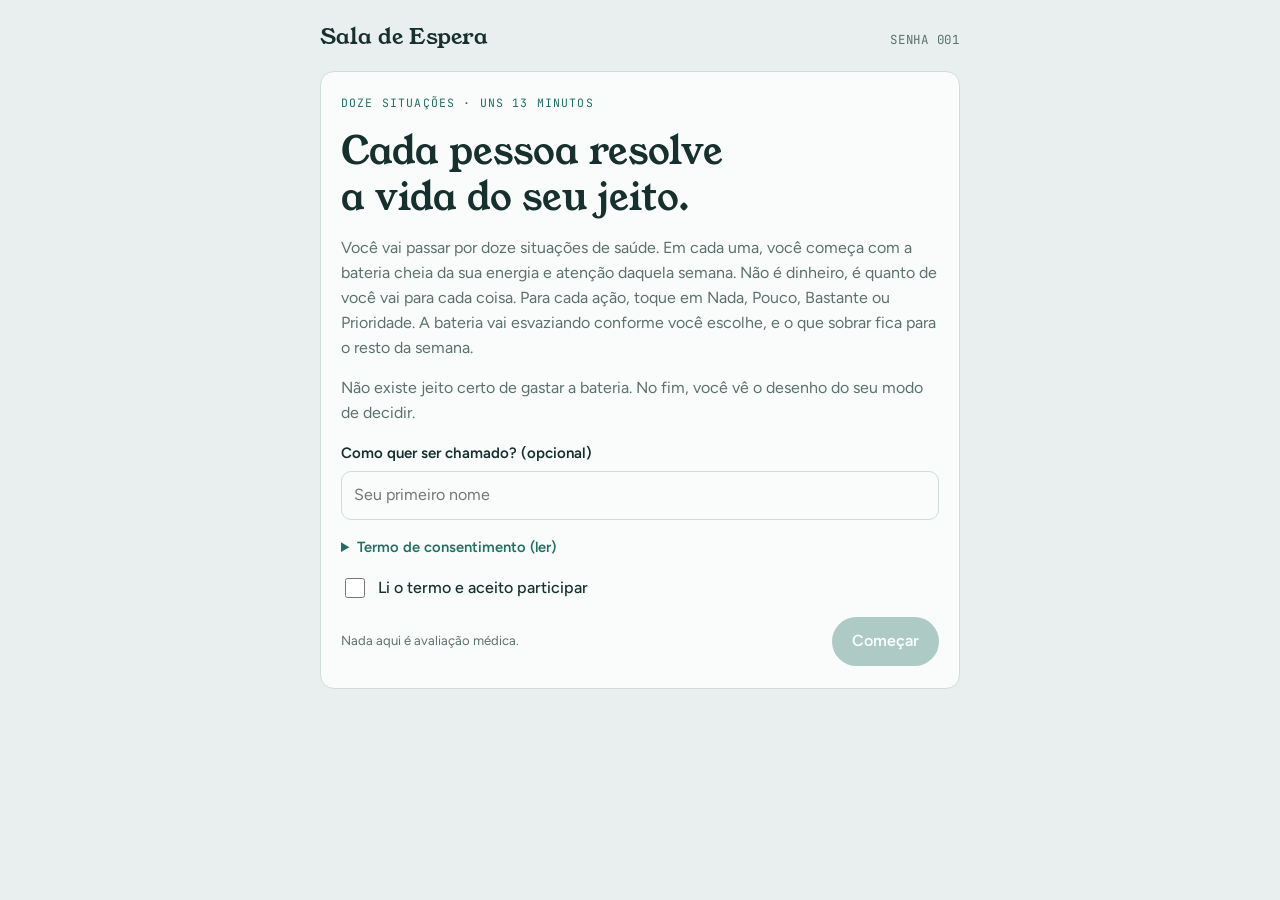
<file: index.html>
<!doctype html>
<html lang="pt-BR">
<head>
<meta charset="utf-8">
<meta name="viewport" content="width=device-width,initial-scale=1,viewport-fit=cover">
<title>Sala de Espera</title>
<meta name="description" content="Doze situações de saúde para entender como cada pessoa decide.">
<meta property="og:title" content="Sala de Espera">
<meta property="og:description" content="Doze situações de saúde. Não existe resposta certa. Veja o desenho do seu jeito de decidir.">
<link rel="preconnect" href="https://fonts.googleapis.com">
<link rel="stylesheet" href="https://fonts.googleapis.com/css2?family=Young+Serif&family=Figtree:wght@400;500;600;700&family=JetBrains+Mono:wght@500&display=swap">
<link rel="stylesheet" href="style.css">
<style>html{padding-top:env(safe-area-inset-top,0px);padding-bottom:env(safe-area-inset-bottom,0px)}body{margin:0}</style>
</head>
<body>
<div class="wrap">
  <header><span class="brand">Sala de Espera</span><span class="senha" id="senha">Senha 001</span></header>
  <main id="app"><section class="card"><p class="lede">Carregando…</p></section></main>
</div>
<script src="config.js"></script>
<script src="app.js"></script>
<script>
var S;
var TOTAL = CENAS.length + 3;
function pid() {
  var id = null;
  try { id = localStorage.getItem("mvnes_pid"); } catch (e) {}
  if (!id) { id = "p" + Date.now().toString(36) + Math.random().toString(36).slice(2, 8); try { localStorage.setItem("mvnes_pid", id); } catch (e) {} }
  return id;
}
function reset() { S = { nome: "", i: 0, ordem: shuffle(range(CENAS.length)), cenas: [], escala: {}, socio: {}, aloc: null, optOrd: null, t0: 0, inicio: new Date().toISOString() }; }
function prog(step) { return '<div class="progress" aria-label="Etapa ' + (step + 1) + ' de ' + TOTAL + '">' + range(TOTAL).map(function (k) { return '<span class="' + (k < step ? 'done' : k === step ? 'now' : '') + '"></span>'; }).join("") + '</div>'; }
function now() { return (window.performance && performance.now) ? performance.now() : Date.now(); }

function intro() {
  reset(); $("#senha").textContent = "Senha 001";
  $("#app").innerHTML = '<section class="card">' +
    '<span class="eyebrow">Doze situações · uns 13 minutos</span>' +
    '<h1>Cada pessoa resolve a vida do seu jeito.</h1>' +
    '<p class="lede">Você vai passar por doze situações de saúde. Em cada uma, você começa com a bateria cheia da sua energia e atenção daquela semana. Não é dinheiro, é quanto de você vai para cada coisa. Para cada ação, toque em Nada, Pouco, Bastante ou Prioridade. A bateria vai esvaziando conforme você escolhe, e o que sobrar fica para o resto da semana.</p>' +
    '<p class="lede">Não existe jeito certo de gastar a bateria. No fim, você vê o desenho do seu modo de decidir.</p>' +
    '<div class="field"><label for="nome">Como quer ser chamado? (opcional)</label><input type="text" id="nome" placeholder="Seu primeiro nome" autocomplete="given-name"></div>' +
    '<details class="tcle"><summary>Termo de consentimento (ler)</summary><p class="note">Esta é uma pesquisa de doutorado em Economia (PPGE/UFPA) sobre como as pessoas tomam decisões em situações de saúde. A participação é voluntária e leva cerca de 12 minutos. Não há respostas certas ou erradas, nem riscos além de um eventual desconforto ao imaginar situações de doença. Você pode parar a qualquer momento. As respostas são analisadas apenas de forma agregada, sem identificar ninguém, e o nome é opcional. Dúvidas: drclaudiocutrim@gmail.com.</p></details>' +
    '<label class="consent" for="ok"><input type="checkbox" id="ok"> Li o termo e aceito participar</label>' +
    '<div class="row"><span class="note">Nada aqui é avaliação médica.</span><button class="btn" id="go" disabled>Começar</button></div></section>';
  $("#ok").onchange = function (e) { $("#go").disabled = !e.target.checked; };
  $("#go").onclick = function () { S.nome = $("#nome").value.trim(); cena(); };
  toTop();
}

function cena() {
  var c = CENAS[S.ordem[S.i]];
  S.optOrd = shuffle(range(c.o.length)); S.aloc = c.o.map(function () { return 0; }); S.t0 = now();
  $("#senha").textContent = "Senha " + ("00" + (S.i + 1)).slice(-3);
  $("#app").innerHTML = '<section class="card">' + prog(S.i) +
    '<span class="eyebrow">Situação ' + (S.i + 1) + ' de ' + CENAS.length + '</span>' +
    '<h2>' + c.t + '</h2><p>' + c.ctx + '</p>' +
    (c.rupt ? '<div class="event"><b>De repente</b>' + c.rupt + '</div>' : '') +
    '<p class="ask">Quanto de você vai para cada coisa esta semana?</p>' +
    '<p class="hint">Não é dinheiro. É quanto da sua atenção e energia você dedicaria a isso.</p>' +
    '<div class="purse" aria-live="polite"><div class="battery" id="bat" aria-hidden="true"></div><span class="left" id="left"></span></div>' +
    '<p class="empty" id="empty" hidden>Sua energia acabou. Para dar mais a uma ação, diminua outra.</p>' +
    '<div class="opts">' + S.optOrd.map(function (k) {
      return '<div class="alloc" id="a' + k + '"><span class="txt">' + c.o[k][0] + '</span><div class="lv" role="group" aria-label="Quanto faria">' +
        NIVEIS.map(function (nm, n) { return '<button id="b' + k + '_' + n + '" aria-pressed="' + (n === 0) + '">' + nm + '</button>'; }).join("") + '</div></div>';
    }).join("") +
    '<div class="alloc keep"><span class="txt">Energia que sobra para o resto da semana (trabalho, família, descanso)</span><span class="step"><output id="keep">' + ORCAMENTO + '</output></span></div></div>' +
    '<div class="row"><span class="note">Pode deixar tudo em Nada, se for o caso.</span><button class="btn" id="nx">Continuar</button></div></section>';
  function draw() {
    var used = S.aloc.reduce(function (a, b) { return a + b; }, 0);
    var livre = ORCAMENTO - used;
    $("#bat").innerHTML = range(ORCAMENTO).map(function (k) { return '<span class="cell ' + (k < livre ? (livre <= 2 ? 'low' : '') : 'off') + '"></span>'; }).join("") ;
    $("#left").textContent = livre ? "Energia livre: " + Math.round(livre / ORCAMENTO * 100) + "%" : "Bateria vazia";
    $("#empty").hidden = livre > 0;
    $("#keep").textContent = ORCAMENTO - used;
    c.o.forEach(function (_, k) {
      var el = $("#a" + k); if (S.aloc[k] > 0) el.classList.add("on"); else el.classList.remove("on");
      NIVEIS.forEach(function (_, n) {
        var b = $("#b" + k + "_" + n);
        b.setAttribute("aria-pressed", S.aloc[k] === n);
        b.disabled = used - S.aloc[k] + n > ORCAMENTO;
      });
    });
  }
  c.o.forEach(function (_, k) {
    NIVEIS.forEach(function (_, n) { $("#b" + k + "_" + n).onclick = function () { S.aloc[k] = n; draw(); }; });
  });
  draw();
  $("#nx").onclick = function () {
    S.cenas.push({ id: c.id, dem: c.dem, pos: S.i + 1, aloc: S.aloc.slice(), ordem_opcoes: S.optOrd, vetores: vetoresDaCena(c, S.aloc),
      aplicadas: S.aloc.reduce(function (a, b) { return a + b; }, 0), tempo_ms: Math.round(now() - S.t0) });
    S.i++; if (S.i < CENAS.length) cena(); else escala();
  };
  toTop();
}

function escala() {
  $("#senha").textContent = "Quase lá";
  var ord = shuffle(range(ESCALA.length));
  $("#app").innerHTML = '<section class="card">' + prog(CENAS.length) +
    '<span class="eyebrow">Sobre você</span><h2>Quanto cada frase combina com você?</h2><p class="hint">1 é nada a ver comigo, 5 é exatamente eu.</p>' +
    '<div class="likert">' + ord.map(function (k) {
      return '<div class="item"><span>' + ESCALA[k][0] + '</span><div class="scale" role="group">' + [1, 2, 3, 4, 5].map(function (n) { return '<button data-k="' + k + '" data-n="' + n + '" aria-pressed="false">' + n + '</button>'; }).join("") + '</div></div>';
    }).join("") + '</div>' +
    '<div class="row"><span class="note" id="faltam">' + ESCALA.length + ' frases sem resposta</span><button class="btn" id="nx" disabled>Continuar</button></div></section>';
  Array.prototype.forEach.call(document.querySelectorAll(".scale button"), function (b) {
    b.onclick = function () {
      S.escala[+b.dataset.k] = +b.dataset.n;
      Array.prototype.forEach.call(b.parentNode.querySelectorAll("button"), function (x) { x.setAttribute("aria-pressed", x === b); });
      var f = ESCALA.length - Object.keys(S.escala).length;
      $("#faltam").textContent = f ? f + (f > 1 ? " frases sem resposta" : " frase sem resposta") : "Tudo respondido";
      $("#nx").disabled = f > 0;
    };
  });
  $("#nx").onclick = comport; toTop();
}

function comport() {
  S.comport = {};
  $("#app").innerHTML = '<section class="card">' + prog(CENAS.length + 1) +
    '<span class="eyebrow">Na vida real</span><h2>Nos últimos 12 meses, você…</h2><p class="hint">Pense no que de fato aconteceu, com você ou cuidando de alguém da família.</p>' +
    '<div class="likert">' + COMPORT.map(function (c, k) {
      return '<div class="item"><span>' + c[1] + '</span><div class="scale three" role="group">' + COMPORT_OPC.map(function (o, n) { return '<button data-k="' + k + '" data-n="' + n + '" aria-pressed="false">' + o[0] + '</button>'; }).join("") + '</div></div>';
    }).join("") + '</div>' +
    '<div class="row"><span class="note" id="faltam">' + COMPORT.length + ' perguntas sem resposta</span><button class="btn" id="nx" disabled>Continuar</button></div></section>';
  Array.prototype.forEach.call(document.querySelectorAll(".scale button"), function (b) {
    b.onclick = function () {
      var k = +b.dataset.k; S.comport[COMPORT[k][0]] = COMPORT_OPC[+b.dataset.n][1];
      Array.prototype.forEach.call(b.parentNode.querySelectorAll("button"), function (x) { x.setAttribute("aria-pressed", x === b); });
      var f = COMPORT.length - Object.keys(S.comport).length;
      $("#faltam").textContent = f ? f + (f > 1 ? " perguntas sem resposta" : " pergunta sem resposta") : "Tudo respondido";
      $("#nx").disabled = f > 0;
    };
  });
  $("#nx").onclick = socio; toTop();
}

function socio() {
  $("#app").innerHTML = '<section class="card">' + prog(CENAS.length + 2) +
    '<span class="eyebrow">Para a análise</span><h2>Só mais um pouco sobre você</h2><p class="hint">Serve para comparar pessoas em condições parecidas.</p>' +
    SOCIO.map(function (s) { return '<div class="field"><label for="s_' + s[0] + '">' + s[1] + '</label><select id="s_' + s[0] + '"><option value="">Escolha</option>' + s[2].map(function (o) { return '<option>' + o + '</option>'; }).join("") + '</select></div>'; }).join("") +
    '<div class="row"><span class="note">Onde faz sentido, há a opção de não dizer.</span><button class="btn" id="nx" disabled>Ver meu desenho</button></div></section>';
  function chk() { $("#nx").disabled = SOCIO.some(function (s) { return !$("#s_" + s[0]).value; }); }
  SOCIO.forEach(function (s) { $("#s_" + s[0]).onchange = chk; });
  $("#nx").onclick = function () { SOCIO.forEach(function (s) { S.socio[s[0]] = $("#s_" + s[0]).value; }); resultado(); };
  toTop();
}

function enviar(reg) {
  var msg = function (t) { var el = $("#savestate"); if (el) el.textContent = t; };
  var url = (window.MVNES_CONFIG || {}).APPS_SCRIPT_URL;
  if (!url) { msg("A gravação ainda não está configurada. Copie os dados abaixo e envie ao pesquisador."); return; }
  try {
    fetch(url, { method: "POST", mode: "no-cors", body: JSON.stringify(reg) })
      .then(function () { msg("Respostas enviadas. Obrigado por participar."); },
            function () { msg("Não foi possível enviar agora. Verifique a internet ou copie os dados abaixo e envie ao pesquisador."); });
  } catch (e) { msg("Não foi possível enviar. Copie os dados abaixo e envie ao pesquisador."); }
}

function resultado() {
  $("#senha").textContent = "Alta";
  var P = perfil(S.cenas), E = escalaMedia(S.escala);
  var REG = { versao: VERSAO, pid: pid(), nome: S.nome, inicio: S.inicio, data: new Date().toISOString(), socio: S.socio, comportamento: S.comport, escala: S.escala, escala_media: E,
    perfil: { prop: P.prop, mag: P.mag, aplicadas_media: P.aplic, correspondencia: P.corr }, cenas: S.cenas };
  var ord = K.slice().sort(function (a, b) { return P.prop[b] - P.prop[a]; });
  var lead = ord.filter(function (v) { return P.prop[v] > 0; }).slice(0, 2);
  var nome = S.nome ? esc(S.nome) + ", " : "";
  var frase = lead.length
    ? nome + "nestas doze situações sua energia foi mais para o lado " + lead.map(function (v) { return V[v].nome.toLowerCase(); }).join(" e ") + ". É um retrato de como você se mobilizou hoje, diante destes cenários. Em outro momento o arranjo pode mudar."
    : nome + "você guardou sua energia em quase todas as situações. Isso também é um jeito de decidir.";
  var porDem = Object.keys(NOME_DEM).map(function (d) {
    var cs = S.cenas.filter(function (c) { return c.dem === d; }); var t = {};
    K.forEach(function (v) { t[v] = cs.reduce(function (a, c) { return a + c.vetores[v]; }, 0); });
    var w = K.slice().sort(function (a, b) { return t[b] - t[a]; })[0];
    return [d, cs.length, t[w] > 0 ? w : null];
  });
  $("#app").innerHTML =
    '<section class="card"><span class="eyebrow">Seu estado neuroeconômico nestas situações</span><h1>Para onde foi a sua energia</h1><p>' + frase + '</p>' +
    '<div class="bars">' + ord.map(function (v) { var p = Math.round(P.prop[v] * 100);
      return '<div class="bar"><div class="lab"><span>' + V[v].nome + '</span><b style="color:' + V[v].cor + '">' + p + '%</b></div><div class="track"><div class="fill" style="width:' + p + '%;background:' + V[v].cor + '"></div></div><p class="desc">' + V[v].txt + '</p></div>'; }).join("") + '</div>' +
    '<p class="note">Proporção da energia que você usou. Ações que juntavam duas coisas contaram metade para cada.</p></section>' +
    '<section class="card"><h2>Quanto você se mobilizou</h2><div class="stats">' +
    '<div class="stat"><div class="big">' + Math.round(P.aplic / ORCAMENTO * 100) + '%</div><small>da bateria usada por situação, em média</small></div>' +
    '<div class="stat"><div class="big">' + K.filter(function (v) { return P.tot[v] > 0; }).length + '</div><small>dos 5 vetores foram acionados ao menos uma vez</small></div></div>' +
    '<div class="tablebox"><table><thead><tr><th>Quando a situação trazia</th><th>O que mais apareceu</th></tr></thead><tbody>' +
    porDem.map(function (r) { return '<tr><td>' + NOME_DEM[r[0]] + ' <span class="note">(' + r[1] + ')</span></td><td>' + (r[2] ? '<span class="chip" style="color:' + V[r[2]].cor + '">' + V[r[2]].nome + '</span>' : '<span class="note">guardou a energia</span>') + '</td></tr>'; }).join("") +
    '</tbody></table></div><p class="note">Se o que aparece muda conforme a situação, você ajusta o modo de agir ao que o momento pede.</p></section>' +
    '<section class="card"><h2>Dados desta sessão</h2><p class="hint" id="savestate" role="status">Enviando respostas…</p><textarea id="json" readonly>' + esc(JSON.stringify(REG)) + '</textarea>' +
    '<div class="row"><button class="btn ghost" id="again">Recomeçar</button><button class="btn" id="cp">Copiar dados</button></div></section>';
  enviar(REG);
  $("#cp").onclick = function () { copyText($("#json"), $("#cp")); };
  $("#again").onclick = intro; toTop();
}
intro();
</script>
</body>
</html>
</file>
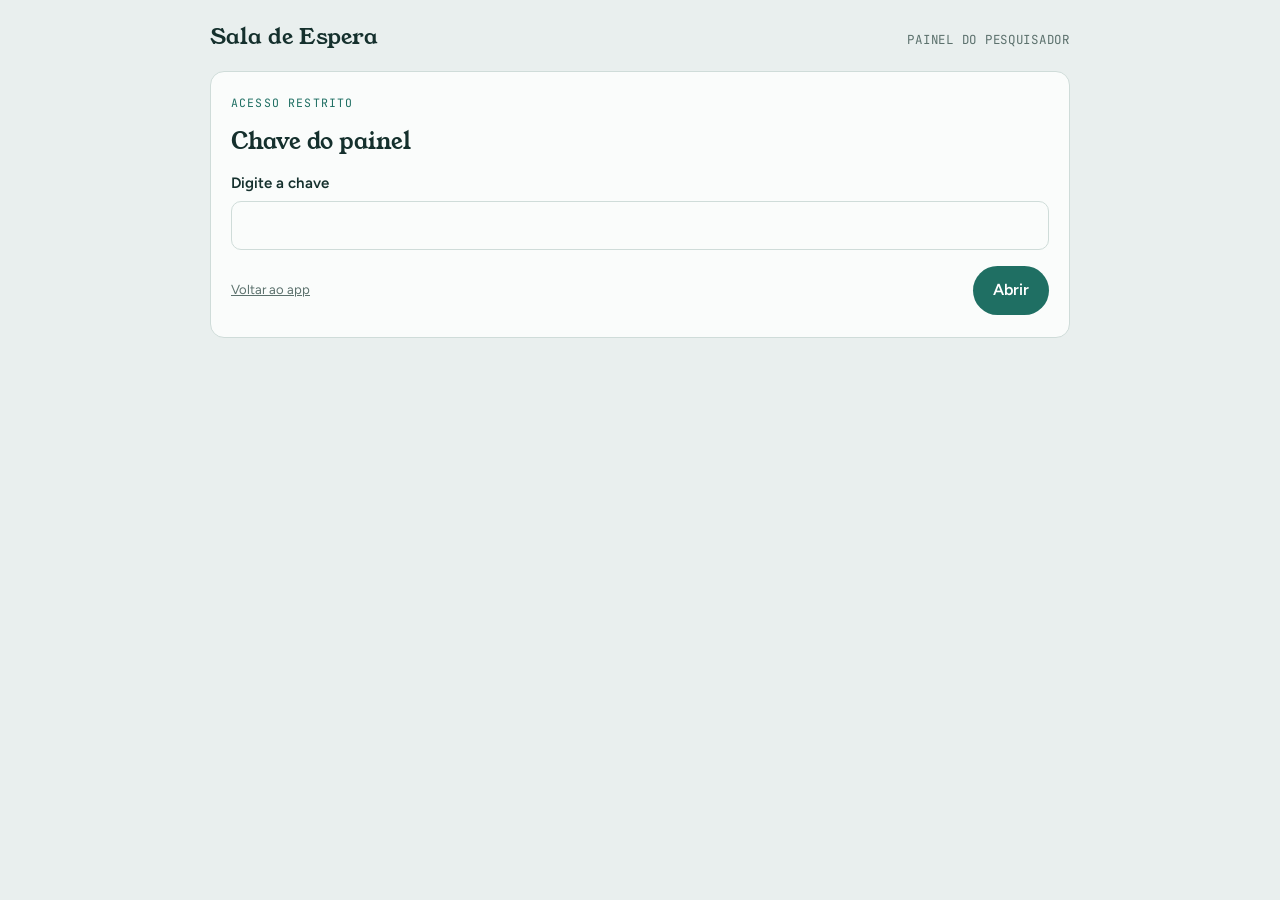
<file: painel.html>
<!doctype html>
<html lang="pt-BR">
<head>
<meta charset="utf-8">
<meta name="viewport" content="width=device-width,initial-scale=1,viewport-fit=cover">
<title>Painel · Sala de Espera</title>
<meta name="robots" content="noindex">
<link rel="preconnect" href="https://fonts.googleapis.com">
<link rel="stylesheet" href="https://fonts.googleapis.com/css2?family=Young+Serif&family=Figtree:wght@400;500;600;700&family=JetBrains+Mono:wght@500&display=swap">
<link rel="stylesheet" href="style.css">
<style>html{padding-top:env(safe-area-inset-top,0px);padding-bottom:env(safe-area-inset-bottom,0px)}body{margin:0}.wrap{max-width:860px}</style>
</head>
<body>
<div class="wrap">
  <header><span class="brand">Sala de Espera</span><span class="senha">Painel do pesquisador</span></header>
  <main id="app"></main>
</div>
<script src="config.js"></script>
<script src="app.js"></script>
<script>
function cls(x, ok) { return x == null || isNaN(x) ? "" : (x >= ok ? "good" : "weak"); }
function chip(v) { return '<b class="chip" style="color:' + V[v].cor + '">' + v + '</b>'; }

function login(err) {
  var saved = ""; try { saved = sessionStorage.getItem("mvnes_key") || ""; } catch (e) {}
  $("#app").innerHTML = '<section class="card"><span class="eyebrow">Acesso restrito</span><h2>Chave do painel</h2>' +
    (err ? '<p class="weak">' + esc(err) + '</p>' : '') +
    '<div class="field"><label for="key">Digite a chave</label><input type="text" id="key" autocomplete="off" value="' + esc(saved) + '"></div>' +
    '<div class="row"><a class="note" href="./">Voltar ao app</a><button class="btn" id="go">Abrir</button></div></section>';
  $("#go").onclick = function () { carregar($("#key").value.trim()); };
  $("#key").onkeydown = function (e) { if (e.key === "Enter") carregar($("#key").value.trim()); };
}

function carregar(key) {
  var url = (window.MVNES_CONFIG || {}).APPS_SCRIPT_URL;
  if (!url) { login("A URL do Apps Script ainda não foi colada no arquivo config.js."); return; }
  $("#app").innerHTML = '<section class="card"><h2>Carregando respostas…</h2></section>';
  fetch(url + "?action=list&key=" + encodeURIComponent(key)).then(function (r) { return r.json(); }).then(function (d) {
    if (!d || !d.ok) { login("Chave incorreta."); return; }
    try { sessionStorage.setItem("mvnes_key", key); } catch (e) {}
    render(d.sessoes || []);
  }, function () { login("Não consegui falar com a planilha. Confira a URL no config.js e se o Apps Script está publicado para qualquer pessoa."); });
}

function render(all) {
  var sess = all.filter(function (s) { return s && s.versao === VERSAO && s.perfil; });
  var first = {};
  sess.forEach(function (s) { var id = s.pid || s.data; if (!first[id] || s.data < first[id].data) first[id] = s; });
  var A = Object.keys(first).map(function (k) { return first[k]; }), n = A.length;
  function vin(v) { return A.map(function (s) { return s.perfil.mag[v]; }); }
  function sc(v) { return A.map(function (s) { var x = s.escala_media[v]; return x == null ? 0 : x; }); }
  function cenaVal(s, id, v) { for (var i = 0; i < s.cenas.length; i++) if (s.cenas[i].id === id) return s.cenas[i].vetores[v] || 0; return 0; }

  var alfaVin = {}, alfaEsc = {};
  K.forEach(function (v) {
    var ids = CENAS.filter(function (c) { return v !== "VRES" || c.dem === "RUPT"; }).map(function (c) { return c.id; });
    alfaVin[v] = alpha(ids.map(function (id) { return A.map(function (s) { return cenaVal(s, id, v); }); }));
    var ks = []; ESCALA.forEach(function (e, k) { if (e[1] === v) ks.push(k); });
    alfaEsc[v] = alpha(ks.map(function (k) { return A.map(function (s) { return s.escala[k] || 0; }); }));
  });
  var mtmm = K.map(function (a) { return K.map(function (b) { return pearson(vin(a), sc(b)); }); });
  var rvv = K.map(function (a) { return K.map(function (b) { return pearson(vin(a), vin(b)); }); });
  var diag = [], off = [];
  K.forEach(function (_, i) { K.forEach(function (_, j) { var x = mtmm[i][j]; if (x != null) (i === j ? diag : off).push(x); }); });
  var conv = mean(diag), disc = mean(off);
  var corrM = {}, corrPos = {};
  K4.forEach(function (v) { corrM[v] = mean(A.map(function (s) { return s.perfil.correspondencia[v]; })); corrPos[v] = A.filter(function (s) { return s.perfil.correspondencia[v] > 0; }).length; });

  /* distribuição da energia usada por cena */
  var hist = range(ORCAMENTO + 1).map(function () { return 0; }), nc = 0;
  A.forEach(function (s) { s.cenas.forEach(function (c) { hist[Math.min(ORCAMENTO, c.aplicadas)]++; nc++; }); });
  var pctCheia = nc ? hist[ORCAMENTO] / nc : 0, hmax = Math.max.apply(null, hist.concat([1]));
  /* sensibilidade da regra das ações conjuntas */
  var ESQ = [["meio", "Peso dividido (padrão)"], ["inteiro", "Peso inteiro para cada vetor"], ["simples", "Só ações simples"]];
  var sens = ESQ.map(function (e) {
    var M = A.map(function (s) { return magEsquema(s, e[0]); });
    var vv = function (v) { return M.map(function (m) { return m[v]; }); };
    var d = [], o = []; K.forEach(function (a, i) { K.forEach(function (b, j) { var x = pearson(vv(a), sc(b)); if (x != null) (i === j ? d : o).push(x); }); });
    var rr = []; K.forEach(function (a, i) { K.forEach(function (b, j) { if (j > i) { var x = pearson(vv(a), vv(b)); if (x != null) rr.push(x); } }); });
    return [e[1], mean(d), mean(o), mean(rr)];
  });
  /* validade de critério: vetor na vinheta x comportamento real, bruto e controlando escolaridade e renda */
  var ESC_L = SOCIO.filter(function (x) { return x[0] === "escolaridade"; })[0][2], REN_L = SOCIO.filter(function (x) { return x[0] === "renda"; })[0][2];
  var crit = K.map(function (v) {
    var B = A.filter(function (s) { return s.comportamento && s.comportamento[v] != null; });
    var x = B.map(function (s) { return s.perfil.mag[v]; }), y = B.map(function (s) { return s.comportamento[v]; });
    var sim = B.filter(function (s) { return s.comportamento[v] === 1; }), nao = B.filter(function (s) { return s.comportamento[v] === 0; });
    var C = B.filter(function (s) { return codOrd(s.socio.escolaridade, ESC_L) != null && codOrd(s.socio.renda, REN_L) != null; });
    var pc = C.length ? parcial(C.map(function (s) { return s.perfil.mag[v]; }), C.map(function (s) { return s.comportamento[v]; }), C.map(function (s) { return [codOrd(s.socio.escolaridade, ESC_L), codOrd(s.socio.renda, REN_L)]; })) : null;
    return { v: v, n: B.length, sim: sim.length, mSim: mean(sim.map(function (s) { return s.perfil.mag[v]; })), mNao: mean(nao.map(function (s) { return s.perfil.mag[v]; })), r: pearson(x, y), rp: pc, nc: C.length };
  });

  var hdr = ["sessao", "pid", "nome", "data"].concat(SOCIO.map(function (s) { return s[0]; }), K.map(function (v) { return "prop_" + v; }), K.map(function (v) { return "mag_" + v; }), ["aplicadas_media"],
    K4.map(function (v) { return "corresp_" + v; }), K.map(function (v) { return "esc_" + v; }), ESCALA.map(function (_, k) { return "item" + (k + 1); }), K.map(function (v) { return "comp_" + v; }));
  CENAS.forEach(function (c) { hdr = hdr.concat(K.map(function (v) { return c.id + "_" + v; }), [c.id + "_aplic", c.id + "_pos", c.id + "_ms"], c.o.map(function (_, k) { return c.id + "_op" + (k + 1); })); });
  var rows = sess.map(function (s, i) {
    var r = [i + 1, s.pid, s.nome, s.data].concat(SOCIO.map(function (x) { return (s.socio || {})[x[0]] || ""; }), K.map(function (v) { return s.perfil.prop[v].toFixed(4); }), K.map(function (v) { return s.perfil.mag[v].toFixed(3); }),
      [s.perfil.aplicadas_media.toFixed(2)], K4.map(function (v) { return s.perfil.correspondencia[v].toFixed(3); }), K.map(function (v) { var x = s.escala_media[v]; return x == null ? "" : x.toFixed(3); }), ESCALA.map(function (_, k) { return s.escala[k] == null ? "" : s.escala[k]; }), K.map(function (v) { var c = (s.comportamento || {})[v]; return c == null ? "" : c; }));
    CENAS.forEach(function (c) { var x = null; s.cenas.forEach(function (y) { if (y.id === c.id) x = y; }); x = x || { vetores: {}, aloc: [] };
      r = r.concat(K.map(function (v) { return x.vetores[v] == null ? "" : x.vetores[v]; }), [x.aplicadas, x.pos, x.tempo_ms], c.o.map(function (_, k) { return x.aloc[k] == null ? "" : x.aloc[k]; })); });
    return r;
  });
  var csvW = [hdr].concat(rows).map(csvLine).join("\n");
  var L = [["pid", "cena", "exigencia", "posicao", "vetor", "energia", "exigido"].concat(SOCIO.map(function (s) { return s[0]; }), ["esc_vetor", "comp_vetor"])];
  A.forEach(function (s) { s.cenas.forEach(function (c) { K.forEach(function (v) { if (v === "VRES" && c.dem !== "RUPT") return;
    var e = s.escala_media[v];
    L.push([s.pid, c.id, c.dem, c.pos, v, c.vetores[v], DEM[c.dem] === v ? 1 : 0].concat(SOCIO.map(function (x) { return (s.socio || {})[x[0]] || ""; }), [e == null ? "" : e.toFixed(3), (s.comportamento || {})[v] == null ? "" : s.comportamento[v]])); }); }); });
  var csvL = L.map(csvLine).join("\n");
  var O = [["pid", "cena", "exigencia", "posicao", "opcao", "ordem_na_tela", "nivel"].concat(K.map(function (v) { return "peso_" + v; }), SOCIO.map(function (s) { return s[0]; }))];
  A.forEach(function (s) { s.cenas.forEach(function (c) { var def = CENAS.filter(function (x) { return x.id === c.id; })[0]; if (!def) return;
    def.o.forEach(function (op, k) { O.push([s.pid, c.id, c.dem, c.pos, k + 1, (c.ordem_opcoes || []).indexOf(k) + 1, c.aloc[k]].concat(K.map(function (v) { return op[1][v] || 0; }), SOCIO.map(function (x) { return (s.socio || {})[x[0]] || ""; }))); }); }); });
  var csvO = O.map(csvLine).join("\n");

  function tab(M, cap) {
    return '<div class="tablebox"><table><thead><tr><th>' + cap + '</th>' + K.map(function (v) { return '<th class="n">' + v + '</th>'; }).join("") + '</tr></thead><tbody>' +
      K.map(function (a, i) { return '<tr><td>' + chip(a) + '</td>' + K.map(function (_, j) { return '<td class="n" style="' + (i === j ? 'font-weight:700' : '') + '">' + f2(M[i][j]) + '</td>'; }).join("") + '</tr>'; }).join("") + '</tbody></table></div>';
  }
  $("#app").innerHTML =
    '<section class="card"><span class="eyebrow">Versão ' + VERSAO + '</span><h2>' + n + ' participante' + (n === 1 ? '' : 's') + ' · ' + sess.length + ' sessões</h2>' +
    (n < 30 ? '<p class="note weak">Com menos de 30 participantes as estatísticas são instáveis. Use o painel para conferir se a coleta funciona.</p>' : '') +
    '<div class="stats"><div class="stat"><div class="big">' + f2(conv) + '</div><small>correlação média do mesmo vetor entre vinheta e escala</small></div>' +
    '<div class="stat"><div class="big">' + f2(disc) + '</div><small>correlação média entre vetores diferentes</small></div></div>' +
    '<p class="note">Há evidência de que os vetores são distintos quando o primeiro número supera claramente o segundo (Campbell e Fiske, 1959).</p>' +
    '<div class="row"><span class="note">Análises usam a primeira sessão de cada pessoa.</span><button class="btn ghost" id="rf">Atualizar</button></div></section>' +
    '<section class="card"><h2>Perfil médio da amostra</h2><div class="bars">' + K.map(function (v) {
      var p = n ? mean(A.map(function (s) { return s.perfil.prop[v]; })) : 0;
      return '<div class="bar"><div class="lab"><span>' + V[v].nome + '</span><b style="color:' + V[v].cor + '">' + Math.round(p * 100) + '% · ' + f2(mean(vin(v))) + ' unid./cena</b></div><div class="track"><div class="fill" style="width:' + Math.round(p * 100) + '%;background:' + V[v].cor + '"></div></div></div>'; }).join("") + '</div>' +
    '<p class="note">Energia usada por cena: ' + f2(mean(A.map(function (s) { return s.perfil.aplicadas_media; }))) + ' de ' + ORCAMENTO + '. VRES conta só nas ' + N_RUPT + ' cenas com ruptura.</p></section>' +
    '<section class="card"><h2>Validade de critério</h2><p class="hint">O vetor medido nas vinhetas prevê o comportamento real dos últimos 12 meses?</p>' +
    '<div class="tablebox"><table><thead><tr><th>Vetor</th><th class="n">n</th><th class="n">Média se Sim</th><th class="n">Média se Não</th><th class="n">r</th><th class="n">r parcial</th></tr></thead><tbody>' +
    crit.map(function (c) { return '<tr><td>' + chip(c.v) + '</td><td class="n">' + c.n + ' (' + c.sim + ' sim)</td><td class="n">' + f2(c.mSim) + '</td><td class="n">' + f2(c.mNao) + '</td><td class="n ' + cls(c.r, .15) + '">' + f2(c.r) + '</td><td class="n ' + cls(c.rp, .15) + '">' + f2(c.rp) + '</td></tr>'; }).join("") +
    '</tbody></table></div><p class="note">r é a correlação ponto-bisserial entre a energia no vetor e ter feito aquilo de verdade. O r parcial controla escolaridade e renda: se ele se mantém, o vetor explica o comportamento além das condições socioeconômicas. O teste formal é o logit do comportamento sobre o vetor e os controles, no CSV largo (colunas comp_).</p></section>' +
    '<section class="card"><h2>Energia usada por cena</h2><div class="hist">' + hist.map(function (h, i) { return '<div class="' + (i === ORCAMENTO ? 'full' : '') + '" style="height:' + Math.round(h / hmax * 100) + '%" title="' + h + '"></div>'; }).join("") + '</div>' +
    '<div class="histlab">' + hist.map(function (_, i) { return '<span>' + i + '</span>'; }).join("") + '</div>' +
    '<p class="' + (pctCheia > .6 ? 'note weak' : 'note') + '">' + Math.round(pctCheia * 100) + '% das cenas usaram a bateria inteira. ' + (pctCheia > .6 ? 'Acima de 60% os dados se aproximam de soma constante (ipsativos), e a magnitude absoluta perde sentido. Considere aumentar a bateria.' : 'Abaixo de 60% o total usado varia entre pessoas e cenas, e a magnitude absoluta se sustenta.') + '</p></section>' +
    '<section class="card"><h2>Sensibilidade das ações conjuntas</h2><div class="tablebox"><table><thead><tr><th>Regra</th><th class="n">Convergente</th><th class="n">Discriminante</th><th class="n">r entre vetores</th></tr></thead><tbody>' +
    sens.map(function (r) { return '<tr><td>' + r[0] + '</td><td class="n">' + f2(r[1]) + '</td><td class="n">' + f2(r[2]) + '</td><td class="n">' + f2(r[3]) + '</td></tr>'; }).join("") +
    '</tbody></table></div><p class="note">Se as conclusões se mantêm nas três regras, o resultado não depende do peso arbitrado para as ações que juntam dois vetores.</p></section>' +
    '<section class="card"><h2>Consistência</h2><div class="tablebox"><table><thead><tr><th>Vetor</th><th class="n">α vinhetas</th><th class="n">α escala</th></tr></thead><tbody>' +
    K.map(function (v) { return '<tr><td>' + chip(v) + '</td><td class="n ' + cls(alfaVin[v], .6) + '">' + f2(alfaVin[v]) + '</td><td class="n ' + cls(alfaEsc[v], .6) + '">' + f2(alfaEsc[v]) + '</td></tr>'; }).join("") +
    '</tbody></table></div><p class="note">O alfa das vinhetas trata cada cena como um item e mede se quem aciona um vetor numa situação tende a acioná-lo nas outras. Referência usual de 0,60 a 0,70 para escalas curtas.</p></section>' +
    '<section class="card"><h2>Correspondência com a exigência da cena</h2><div class="tablebox"><table><thead><tr><th>Vetor</th><th class="n">Diferença média</th><th class="n">Pessoas com efeito positivo</th></tr></thead><tbody>' +
    K4.map(function (v) { return '<tr><td>' + chip(v) + '</td><td class="n ' + cls(corrM[v], .3) + '">' + f2(corrM[v]) + '</td><td class="n">' + corrPos[v] + ' de ' + n + '</td></tr>'; }).join("") +
    '</tbody></table></div><p class="note">Energia no vetor quando a cena o exige, menos energia quando não exige. Positivo indica que as pessoas deslocam o acionamento conforme o cenário. O teste formal é o modelo multinível sobre o CSV longo: energia ~ exigido × vetor + socioeconômicos + (1 | pid).</p></section>' +
    '<section class="card"><h2>Matriz multitraço-multimétodo</h2>' + tab(mtmm, "Vinheta × escala") +
    '<p class="note">A diagonal em negrito é a validade convergente e deve superar os valores fora dela na mesma linha e coluna.</p>' +
    '<h3>Correlação entre vetores nas vinhetas</h3>' + tab(rvv, "Vinheta × vinheta") +
    '<p class="note">Correlações altas entre todos indicariam um fator único, e não cinco vetores.</p></section>' +
    '<section class="card"><h2>Exportar</h2><p class="hint">Formato largo, uma linha por sessão:</p><textarea id="csvw" readonly>' + esc(csvW) + '</textarea>' +
    '<div class="row"><span class="note">' + sess.length + ' linhas</span><button class="btn" id="cw">Copiar CSV largo</button></div>' +
    '<p class="hint">Formato longo, pessoa × cena × vetor, para R ou Stata:</p><textarea id="csvl" readonly>' + esc(csvL) + '</textarea>' +
    '<div class="row"><span class="note">' + (L.length - 1) + ' linhas</span><button class="btn" id="cl">Copiar CSV longo</button></div>' +
    '<p class="hint">Uma linha por ação (nível 0 a 3), para logit ordenado multinível:</p><textarea id="csvo" readonly>' + esc(csvO) + '</textarea>' +
    '<div class="row"><span class="note">' + (O.length - 1) + ' linhas</span><button class="btn" id="co">Copiar CSV por ação</button></div></section>';
  $("#cw").onclick = function () { copyText($("#csvw"), $("#cw")); };
  $("#cl").onclick = function () { copyText($("#csvl"), $("#cl")); };
  $("#co").onclick = function () { copyText($("#csvo"), $("#co")); };
  $("#rf").onclick = function () { var k = ""; try { k = sessionStorage.getItem("mvnes_key") || ""; } catch (e) {} carregar(k); };
}

(function () { var k = ""; try { k = sessionStorage.getItem("mvnes_key") || ""; } catch (e) {} if (k) carregar(k); else login(); })();
</script>
</body>
</html>
</file>
<file: style.css>
/* Layout: uma coluna estreita como uma ficha de atendimento; cada etapa é uma ficha nova */
:root{
  --bg:#E9EFEE; --paper:#FAFCFB; --ink:#15302D; --muted:#5C716D; --line:#CFDCD9;
  --accent:#1F6F63; --accent-ink:#FFFFFF; --soft:#DCEAE6; --warn:#B4532A; --chip:#E2ECEA;
  --v1:#2F5FD0; --v2:#C2447A; --v3:#A87308; --v4:#2E8B57; --v5:#7A4CC2;
  --display:"Young Serif", Georgia, "Times New Roman", serif;
  --body:"Figtree", system-ui, -apple-system, "Segoe UI", sans-serif;
  --mono:"JetBrains Mono", ui-monospace, Menlo, monospace;
}
@media (prefers-color-scheme: dark){:root:not([data-theme="light"]){
  --bg:#0F1A19; --paper:#162422; --ink:#E4EEEC; --muted:#93A8A4; --line:#2A3D3A;
  --accent:#5FC2B1; --accent-ink:#0B1716; --soft:#1E3330; --warn:#E3895F; --chip:#20332F;
  --v1:#7FA2F5; --v2:#EE85B3; --v3:#E2B34E; --v4:#6DCB95; --v5:#B596F0; color-scheme:dark}}
:root[data-theme="dark"]{
  --bg:#0F1A19; --paper:#162422; --ink:#E4EEEC; --muted:#93A8A4; --line:#2A3D3A;
  --accent:#5FC2B1; --accent-ink:#0B1716; --soft:#1E3330; --warn:#E3895F; --chip:#20332F;
  --v1:#7FA2F5; --v2:#EE85B3; --v3:#E2B34E; --v4:#6DCB95; --v5:#B596F0; color-scheme:dark}
*{box-sizing:border-box}
body{background:var(--bg);color:var(--ink);font-family:var(--body);font-size:16px;line-height:1.55;
  padding-left:max(16px,env(safe-area-inset-left,0px));padding-right:max(16px,env(safe-area-inset-right,0px));padding-block:20px 48px}
.wrap{max-width:640px;margin:0 auto;display:flex;flex-direction:column;gap:18px}
header{display:flex;justify-content:space-between;align-items:baseline;gap:12px;flex-wrap:wrap}
.brand{font-family:var(--display);font-size:1.35rem}
.senha{font-family:var(--mono);font-size:.78rem;color:var(--muted);letter-spacing:.06em;text-transform:uppercase}
main{display:flex;flex-direction:column;gap:18px}
.card{background:var(--paper);border:1px solid var(--line);border-radius:14px;padding:22px 20px;display:flex;flex-direction:column;gap:16px;animation:in .3s ease both;min-width:0}
@keyframes in{from{transform:translateY(8px)}to{transform:none}}
@media (prefers-reduced-motion:reduce){.card{animation:none}}
h1,h2,h3{font-family:var(--display);font-weight:400;margin:0;text-wrap:balance;line-height:1.2}
h1{font-size:clamp(1.8rem,6vw,2.4rem)} h2{font-size:1.45rem} h3{font-size:1.1rem}
p{margin:0}
.lede{color:var(--muted)}
.eyebrow{font-family:var(--mono);font-size:.72rem;letter-spacing:.1em;text-transform:uppercase;color:var(--accent)}
.progress{display:flex;gap:4px}
.progress span{flex:1;height:5px;border-radius:3px;background:var(--line)}
.progress span.done{background:var(--accent)}
.progress span.now{background:var(--accent);opacity:.45}
.event{border-left:3px solid var(--warn);padding:8px 12px;background:var(--soft);border-radius:0 8px 8px 0;font-size:.95rem}
.event b{color:var(--warn);font-family:var(--mono);font-size:.72rem;letter-spacing:.08em;text-transform:uppercase;display:block;margin-bottom:2px}
.ask{font-weight:600}
.hint{font-size:.88rem;color:var(--muted)}
.purse{position:sticky;top:env(safe-area-inset-top,0px);z-index:5;background:var(--paper);padding-block:8px;display:flex;align-items:center;gap:10px;flex-wrap:wrap;border-bottom:1px solid var(--line)}
.coins{display:flex;gap:4px;flex-wrap:wrap}
.coin{width:16px;height:16px;border-radius:50%;border:1.5px solid var(--accent);background:var(--accent)}
.coin.off{background:transparent;opacity:.45}
.purse .left{font-family:var(--mono);font-size:.8rem;color:var(--muted)}
.opts{display:flex;flex-direction:column;gap:10px}
.alloc{display:flex;gap:12px;align-items:center;padding:12px 12px 12px 14px;border:1.5px solid var(--line);border-radius:10px;background:var(--paper);transition:border-color .15s,background .15s}
.alloc.on{border-color:var(--accent);background:var(--soft)}
.alloc .txt{flex:1;min-width:0;line-height:1.45}
.alloc.keep{border-style:dashed}
.step{display:flex;align-items:center;gap:6px;flex:none}
.step button{all:unset;cursor:pointer;width:34px;height:34px;border-radius:50%;border:1.5px solid var(--line);display:grid;place-items:center;font-size:1.1rem;font-weight:600;color:var(--ink)}
.step button:hover:not([disabled]){border-color:var(--accent)}
.step button:focus-visible{outline:3px solid var(--accent);outline-offset:2px}
.step button[disabled]{opacity:.3;cursor:not-allowed}
.step output{font-family:var(--mono);min-width:20px;text-align:center;font-variant-numeric:tabular-nums}
.opt{all:unset;box-sizing:border-box;display:flex;gap:12px;align-items:flex-start;padding:12px 14px;border:1.5px solid var(--line);border-radius:10px;cursor:pointer;background:var(--paper);line-height:1.45}
.opt:hover{border-color:var(--accent)}
.opt:focus-visible{outline:3px solid var(--accent);outline-offset:2px}
.opt[aria-pressed="true"]{border-color:var(--accent);background:var(--soft)}
.row{display:flex;justify-content:space-between;align-items:center;gap:12px;flex-wrap:wrap}
.btn{all:unset;box-sizing:border-box;cursor:pointer;background:var(--accent);color:var(--accent-ink);font-weight:600;padding:12px 20px;border-radius:999px;text-align:center}
.btn[disabled]{opacity:.35;cursor:not-allowed}
.btn:focus-visible{outline:3px solid var(--ink);outline-offset:2px}
.btn.ghost{background:transparent;color:var(--ink);border:1.5px solid var(--line)}
.likert{display:flex;flex-direction:column;gap:14px}
.item{display:flex;flex-direction:column;gap:8px;padding-bottom:12px;border-bottom:1px solid var(--line)}
.scale{display:grid;grid-template-columns:repeat(5,1fr);gap:6px}
.scale button{all:unset;cursor:pointer;text-align:center;padding:8px 2px;border-radius:8px;border:1.5px solid var(--line);font-family:var(--mono);font-size:.85rem}
.scale button[aria-pressed="true"]{background:var(--accent);color:var(--accent-ink);border-color:var(--accent)}
.scale button:focus-visible{outline:3px solid var(--accent);outline-offset:2px}
.anchors{display:flex;justify-content:space-between;font-size:.76rem;color:var(--muted)}
.field{display:flex;flex-direction:column;gap:6px}
.field label{font-weight:600;font-size:.94rem}
select,input[type=text]{font:inherit;padding:11px 12px;border-radius:10px;border:1.5px solid var(--line);background:var(--paper);color:var(--ink);width:100%}
select:focus-visible,input:focus-visible{outline:3px solid var(--accent);outline-offset:1px}
.bars{display:flex;flex-direction:column;gap:14px}
.bar .lab{display:flex;justify-content:space-between;gap:8px;font-size:.92rem;margin-bottom:5px}
.bar .lab b{font-family:var(--mono);font-size:.78rem;letter-spacing:.04em;font-weight:500}
.bar .track{height:12px;background:var(--line);border-radius:6px;overflow:hidden}
.bar .fill{height:100%;border-radius:6px}
.bar .desc{font-size:.84rem;color:var(--muted);margin-top:4px}
.chip{font-family:var(--mono);font-size:.72rem;padding:2px 7px;border-radius:999px;border:1px solid currentColor;white-space:nowrap}
table{width:100%;border-collapse:collapse;font-size:.86rem}
th,td{text-align:left;padding:7px 6px;border-bottom:1px solid var(--line);vertical-align:top}
th{font-family:var(--mono);font-size:.68rem;letter-spacing:.06em;text-transform:uppercase;color:var(--muted);font-weight:500}
td.n,th.n{font-family:var(--mono);font-variant-numeric:tabular-nums;text-align:right}
.tablebox{overflow-x:auto;min-width:0}
.big{font-family:var(--display);font-size:2.4rem;line-height:1}
.stats{display:grid;grid-template-columns:repeat(auto-fit,minmax(140px,1fr));gap:12px}
.stat{border:1px solid var(--line);border-radius:10px;padding:12px}
.stat small{display:block;color:var(--muted);font-size:.82rem;margin-top:4px}
.note{font-size:.82rem;color:var(--muted)}
.good{color:var(--v4)} .weak{color:var(--warn)}
details.tcle summary{cursor:pointer;color:var(--accent);font-weight:600;font-size:.92rem}
details.tcle p{margin-top:8px}
.consent{display:flex;gap:10px;align-items:center;font-weight:500}
.consent input{width:20px;height:20px;accent-color:var(--accent);flex:none}
textarea{width:100%;min-height:90px;font-family:var(--mono);font-size:.72rem;background:var(--soft);color:var(--ink);border:1px solid var(--line);border-radius:8px;padding:8px}

.alloc{flex-direction:column;align-items:stretch;gap:10px}
.lv{display:grid;grid-template-columns:repeat(4,1fr);gap:6px}
.lv button{all:unset;box-sizing:border-box;cursor:pointer;text-align:center;padding:8px 2px;border-radius:8px;border:1.5px solid var(--line);font-size:.8rem;font-weight:500;background:var(--paper);color:var(--ink)}
.lv button[aria-pressed="true"]{background:var(--accent);color:var(--accent-ink);border-color:var(--accent)}
.lv button[disabled]{opacity:.3;cursor:not-allowed}
.lv button:focus-visible{outline:3px solid var(--accent);outline-offset:2px}
.alloc.keep{flex-direction:row;align-items:center}

.battery{display:flex;gap:3px;padding:3px;border:2px solid var(--accent);border-radius:7px;position:relative;margin-right:6px}
.battery::after{content:"";position:absolute;right:-7px;top:50%;width:4px;height:10px;transform:translateY(-50%);background:var(--accent);border-radius:0 2px 2px 0}
.battery .cell{width:14px;height:16px;border-radius:2px;background:var(--accent)}
.battery .cell.low{background:var(--warn)}
.battery .cell.off{background:transparent}
.empty{font-size:.88rem;color:var(--warn);font-weight:600}

.scale.three{grid-template-columns:repeat(3,1fr)}
.scale.three button{font-family:var(--body);font-size:.85rem}
.hist{display:flex;align-items:flex-end;gap:4px;height:90px}
.hist div{flex:1;background:var(--accent);border-radius:3px 3px 0 0;min-height:2px}
.hist div.full{background:var(--warn)}
.histlab{display:flex;gap:4px}
.histlab span{flex:1;text-align:center;font-family:var(--mono);font-size:.7rem;color:var(--muted)}
</file>
